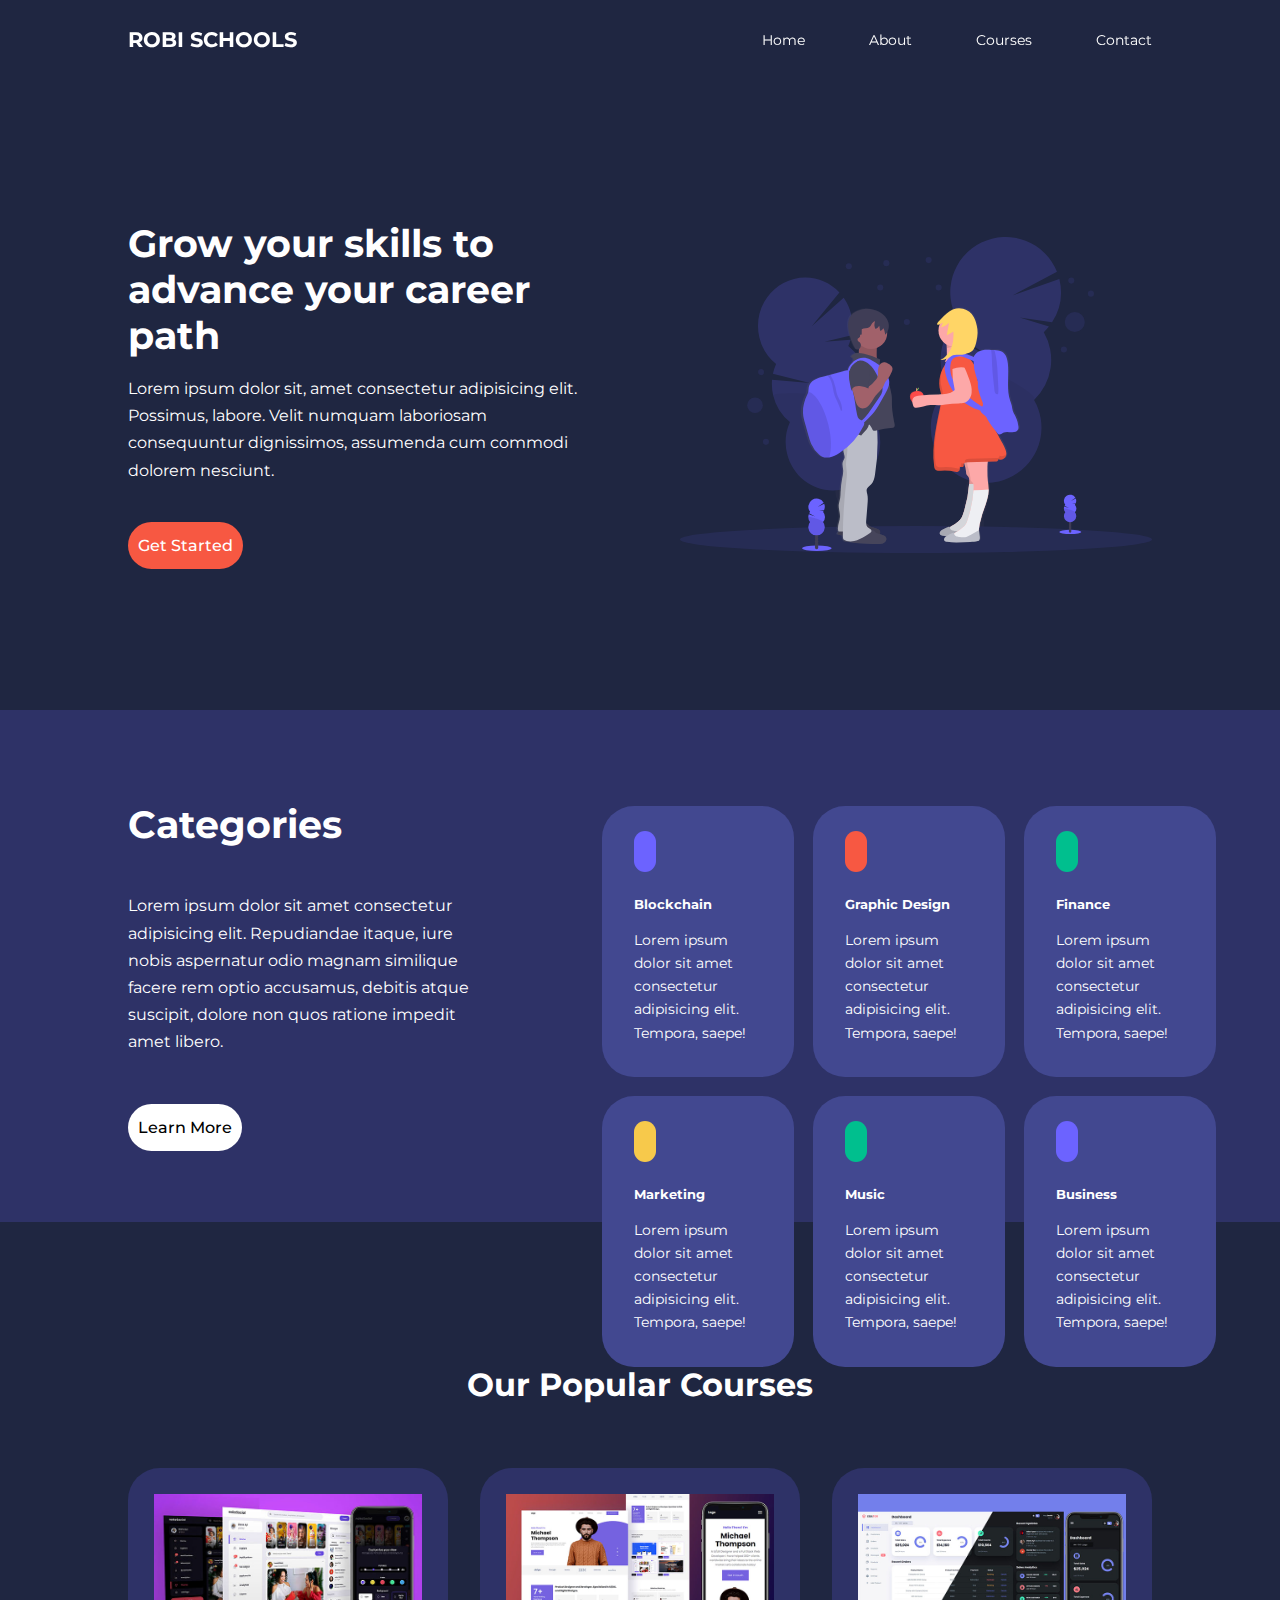
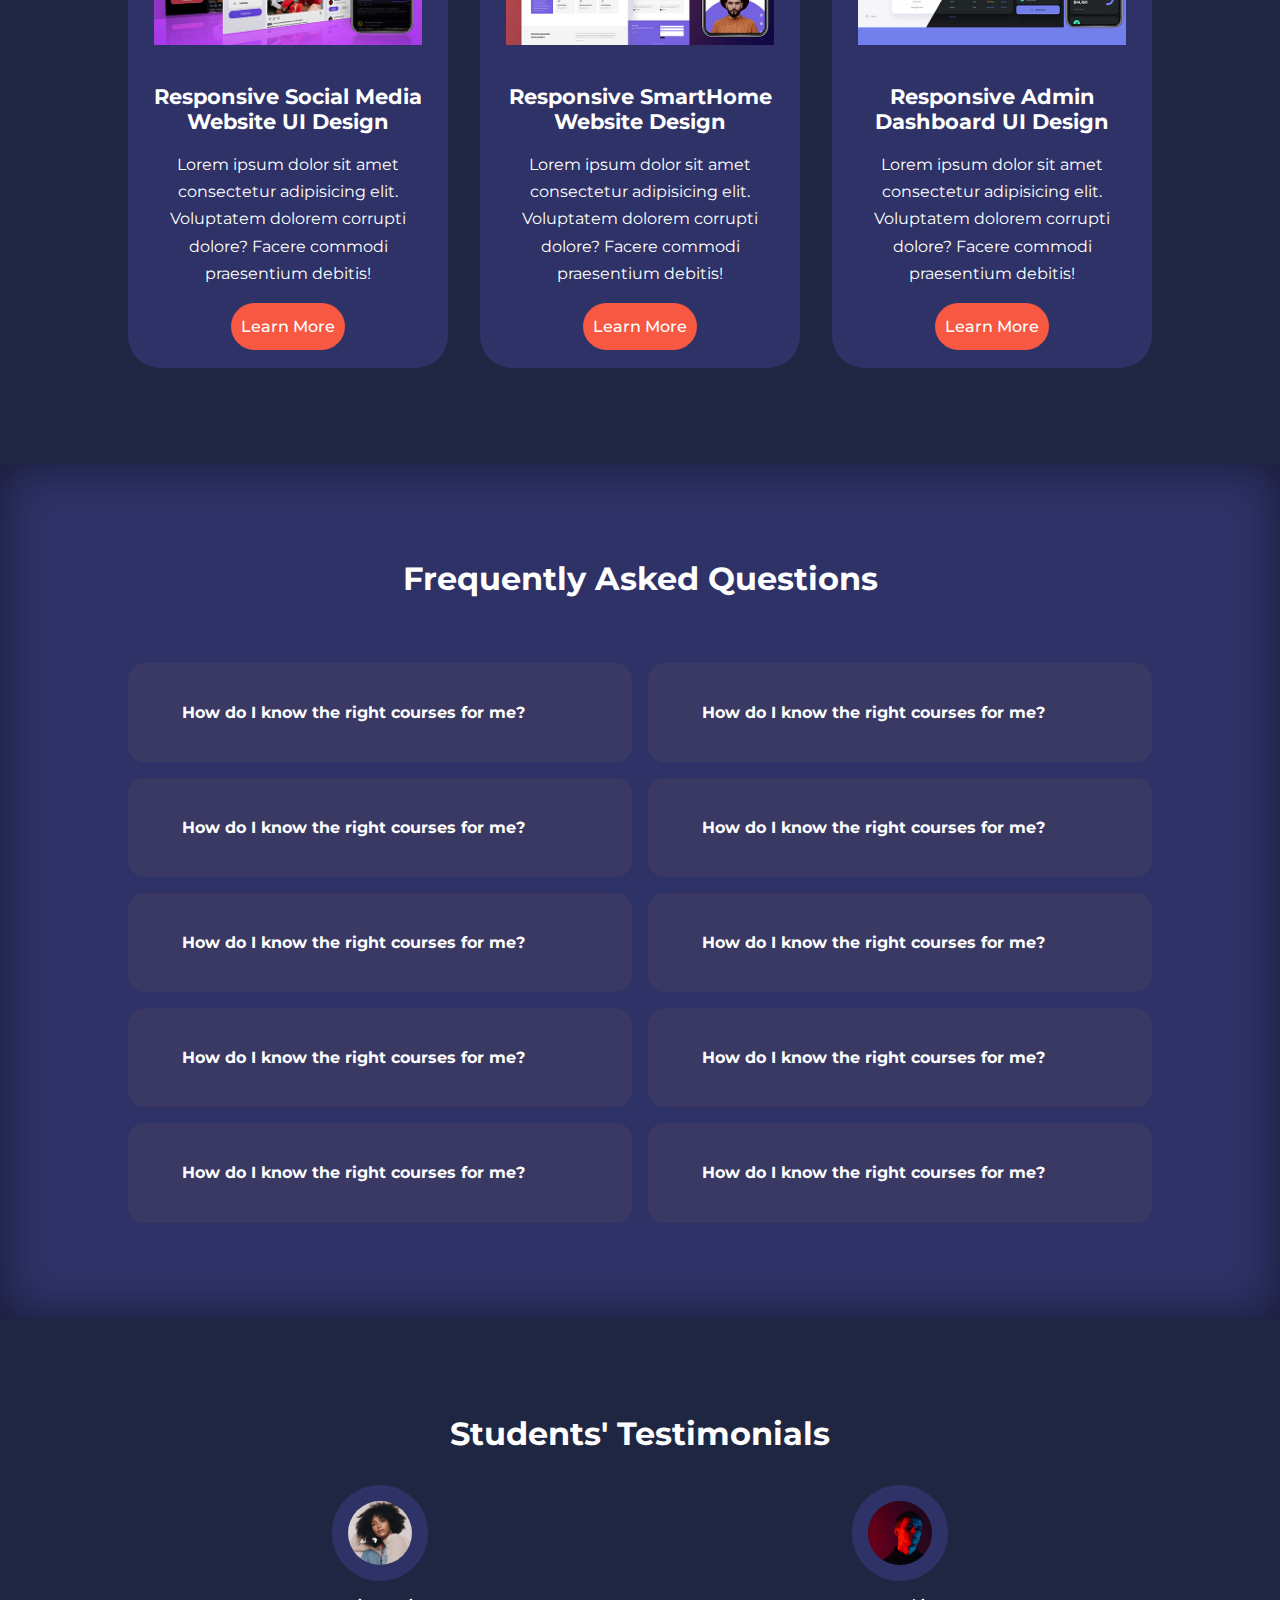
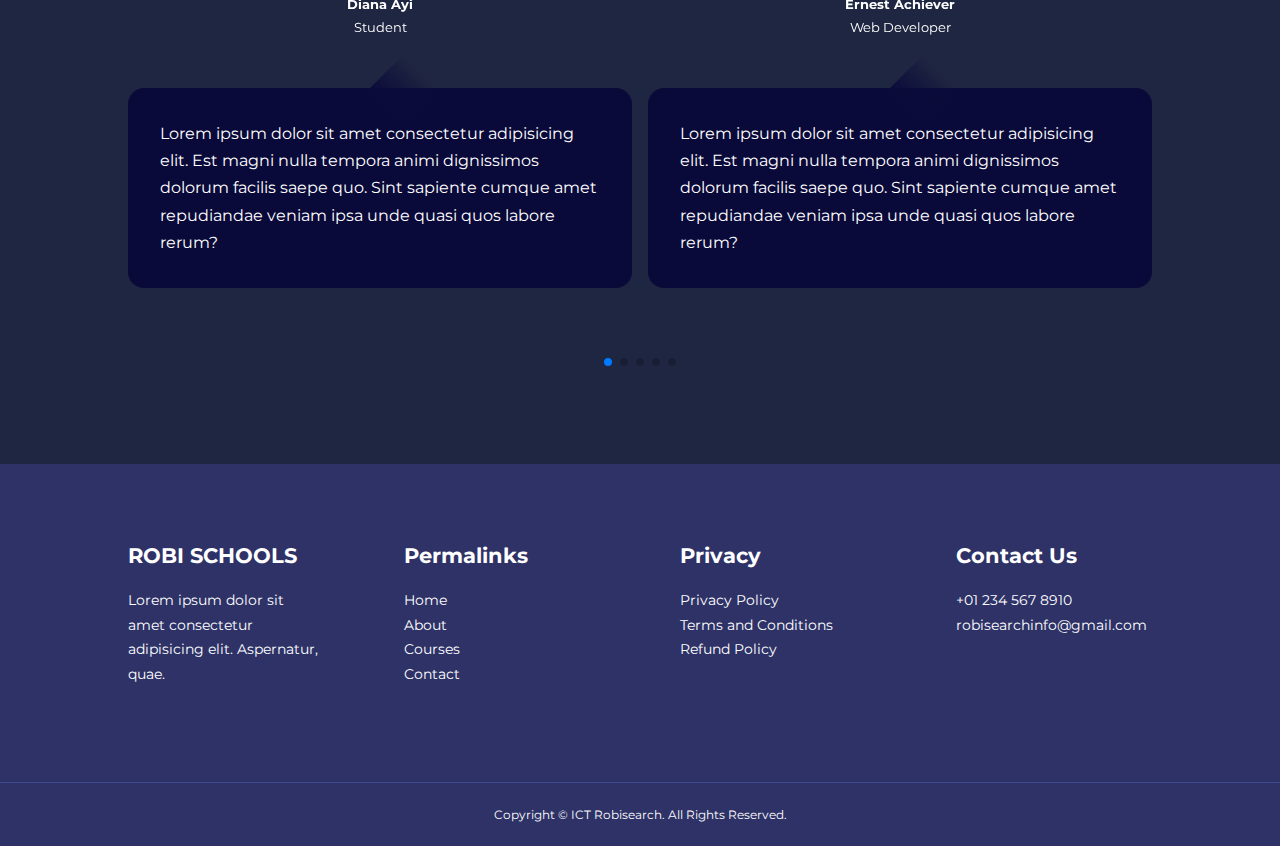
<file: index.html>
<!DOCTYPE html>
<html lang="en">
  <head>
    <meta charset="UTF-8" />
    <meta http-equiv="X-UA-Compatible" content="IE=edge" />
    <meta name="viewport" content="width=device-width, initial-scale=1.0" />
    <title>Robisearch Schools</title>

    <!-- ICONSCOUT CDN -->
    <link
      rel="stylesheet"
      href="https://unicons.iconscout.com/release/v4.0.0/css/line.css"
    />

    <!-- GOOGLE FONTS (MONTSERRAT) -->
    <link rel="preconnect" href="https://fonts.googleapis.com" />
    <link rel="preconnect" href="https://fonts.gstatic.com" crossorigin />
    <link
      href="https://fonts.googleapis.com/css2?family=Montserrat:wght@300;400;500;600;700;800;900&display=swap"
      rel="stylesheet"
    />

    <!-- SWIPER JS -->
    <link
      rel="stylesheet"
      href="https://cdn.jsdelivr.net/npm/swiper@8/swiper-bundle.min.css"
    />

    <link rel="stylesheet" href="./css/style.css" />

    <style>
      /*body{
            background-image: url("images/bg-texture.png");
        }*/
    </style>
  </head>
  <body>
    <nav>
      <div class="container nav__container">
        <a href="index.html"><h4>ROBI SCHOOLS</h4></a>
        <ul class="nav__menu">
          <li><a href="index.html">Home</a></li>
          <li><a href="about.html">About</a></li>
          <li><a href="courses.html">Courses</a></li>
          <li><a href="contact.html">Contact</a></li>
        </ul>
        <button id="open-menu-btn"><i class="uil uil-bars"></i></button>
        <button id="close-menu-btn"><i class="uil uil-multiply"></i></button>
      </div>
    </nav>

    <header>
      <div class="container header__container">
        <div class="header__left">
          <h1>Grow your skills to advance your career path</h1>
          <p>
            Lorem ipsum dolor sit, amet consectetur adipisicing elit. Possimus,
            labore. Velit numquam laboriosam consequuntur dignissimos, assumenda
            cum commodi dolorem nesciunt.
          </p>
          <a href="courses.html" class="btn btn-primary">Get Started</a>
        </div>

        <div class="header__right">
          <div class="header__right-image">
            <img src="images/header.svg" alt="header-image" />
          </div>
        </div>
      </div>
    </header>

    <section class="categories">
      <div class="container categories__container">
        <div class="categories__left">
          <h1>Categories</h1>
          <p>
            Lorem ipsum dolor sit amet consectetur adipisicing elit. Repudiandae
            itaque, iure nobis aspernatur odio magnam similique facere rem optio
            accusamus, debitis atque suscipit, dolore non quos ratione impedit
            amet libero.
          </p>
          <a href="#" class="btn">Learn More</a>
        </div>

        <div class="categories__right">
          <article class="category">
            <span class="category__icon"
              ><i class="uil uil-bitcoin-circle"></i
            ></span>
            <h5>Blockchain</h5>
            <p>
              Lorem ipsum dolor sit amet consectetur adipisicing elit. Tempora,
              saepe!
            </p>
          </article>
          <article class="category">
            <span class="category__icon"><i class="uil uil-palette"></i></span>
            <h5>Graphic Design</h5>
            <p>
              Lorem ipsum dolor sit amet consectetur adipisicing elit. Tempora,
              saepe!
            </p>
          </article>
          <article class="category">
            <span class="category__icon"
              ><i class="uil uil-usd-circle"></i
            ></span>
            <h5>Finance</h5>
            <p>
              Lorem ipsum dolor sit amet consectetur adipisicing elit. Tempora,
              saepe!
            </p>
          </article>
          <article class="category">
            <span class="category__icon"
              ><i class="uil uil-megaphone"></i
            ></span>
            <h5>Marketing</h5>
            <p>
              Lorem ipsum dolor sit amet consectetur adipisicing elit. Tempora,
              saepe!
            </p>
          </article>
          <article class="category">
            <span class="category__icon"><i class="uil uil-music"></i></span>
            <h5>Music</h5>
            <p>
              Lorem ipsum dolor sit amet consectetur adipisicing elit. Tempora,
              saepe!
            </p>
          </article>
          <article class="category">
            <span class="category__icon"
              ><i class="uil uil-puzzle-piece"></i
            ></span>
            <h5>Business</h5>
            <p>
              Lorem ipsum dolor sit amet consectetur adipisicing elit. Tempora,
              saepe!
            </p>
          </article>
        </div>
      </div>
    </section>

    <section class="courses">
      <h2>Our Popular Courses</h2>
      <div class="container courses__container">
        <article class="course">
          <div class="course__image">
            <img src="./images/course1.jpg" />
          </div>
          <div class="course__info">
            <h4>Responsive Social Media Website UI Design</h4>
            <p>
              Lorem ipsum dolor sit amet consectetur adipisicing elit.
              Voluptatem dolorem corrupti dolore? Facere commodi praesentium
              debitis!
            </p>
            <a href="courses.html" class="btn btn-primary">Learn More</a>
          </div>
        </article>
        <article class="course">
          <div class="course__image">
            <img src="./images/course2.jpg" />
          </div>
          <div class="course__info">
            <h4>Responsive SmartHome Website Design</h4>
            <p>
              Lorem ipsum dolor sit amet consectetur adipisicing elit.
              Voluptatem dolorem corrupti dolore? Facere commodi praesentium
              debitis!
            </p>
            <a href="courses.html" class="btn btn-primary">Learn More</a>
          </div>
        </article>
        <article class="course">
          <div class="course__image">
            <img src="./images/course3.jpg" />
          </div>
          <div class="course__info">
            <h4>Responsive Admin Dashboard UI Design</h4>
            <p>
              Lorem ipsum dolor sit amet consectetur adipisicing elit.
              Voluptatem dolorem corrupti dolore? Facere commodi praesentium
              debitis!
            </p>
            <a href="courses.html" class="btn btn-primary">Learn More</a>
          </div>
        </article>
      </div>
    </section>

    <section class="faqs">
      <h2>Frequently Asked Questions</h2>
      <div class="container faqs__container">
        <article class="faq">
          <div class="faq__icon"><i class="uil uil-plus"></i></div>
          <div class="question__answer">
            <h4>How do I know the right courses for me?</h4>
            <p>
              Lorem ipsum dolor sit amet consectetur adipisicing elit. Unde
              vitae recusandae natus quae autem sint sunt possimus tenetur, sed
              laborum. Fuga esse veritatis incidunt voluptatum deleniti expedita
              earum eos velit?
            </p>
          </div>
        </article>
        <article class="faq">
          <div class="faq__icon"><i class="uil uil-plus"></i></div>
          <div class="question__answer">
            <h4>How do I know the right courses for me?</h4>
            <p>
              Lorem ipsum dolor sit amet consectetur adipisicing elit. Unde
              vitae recusandae natus quae autem sint sunt possimus tenetur, sed
              laborum. Fuga esse veritatis incidunt voluptatum deleniti expedita
              earum eos velit?
            </p>
          </div>
        </article>
        <article class="faq">
          <div class="faq__icon"><i class="uil uil-plus"></i></div>
          <div class="question__answer">
            <h4>How do I know the right courses for me?</h4>
            <p>
              Lorem ipsum dolor sit amet consectetur adipisicing elit. Unde
              vitae recusandae natus quae autem sint sunt possimus tenetur, sed
              laborum. Fuga esse veritatis incidunt voluptatum deleniti expedita
              earum eos velit?
            </p>
          </div>
        </article>
        <article class="faq">
          <div class="faq__icon"><i class="uil uil-plus"></i></div>
          <div class="question__answer">
            <h4>How do I know the right courses for me?</h4>
            <p>
              Lorem ipsum dolor sit amet consectetur adipisicing elit. Unde
              vitae recusandae natus quae autem sint sunt possimus tenetur, sed
              laborum. Fuga esse veritatis incidunt voluptatum deleniti expedita
              earum eos velit?
            </p>
          </div>
        </article>
        <article class="faq">
          <div class="faq__icon"><i class="uil uil-plus"></i></div>
          <div class="question__answer">
            <h4>How do I know the right courses for me?</h4>
            <p>
              Lorem ipsum dolor sit amet consectetur adipisicing elit. Unde
              vitae recusandae natus quae autem sint sunt possimus tenetur, sed
              laborum. Fuga esse veritatis incidunt voluptatum deleniti expedita
              earum eos velit?
            </p>
          </div>
        </article>
        <article class="faq">
          <div class="faq__icon"><i class="uil uil-plus"></i></div>
          <div class="question__answer">
            <h4>How do I know the right courses for me?</h4>
            <p>
              Lorem ipsum dolor sit amet consectetur adipisicing elit. Unde
              vitae recusandae natus quae autem sint sunt possimus tenetur, sed
              laborum. Fuga esse veritatis incidunt voluptatum deleniti expedita
              earum eos velit?
            </p>
          </div>
        </article>
        <article class="faq">
          <div class="faq__icon"><i class="uil uil-plus"></i></div>
          <div class="question__answer">
            <h4>How do I know the right courses for me?</h4>
            <p>
              Lorem ipsum dolor sit amet consectetur adipisicing elit. Unde
              vitae recusandae natus quae autem sint sunt possimus tenetur, sed
              laborum. Fuga esse veritatis incidunt voluptatum deleniti expedita
              earum eos velit?
            </p>
          </div>
        </article>
        <article class="faq">
          <div class="faq__icon"><i class="uil uil-plus"></i></div>
          <div class="question__answer">
            <h4>How do I know the right courses for me?</h4>
            <p>
              Lorem ipsum dolor sit amet consectetur adipisicing elit. Unde
              vitae recusandae natus quae autem sint sunt possimus tenetur, sed
              laborum. Fuga esse veritatis incidunt voluptatum deleniti expedita
              earum eos velit?
            </p>
          </div>
        </article>
        <article class="faq">
          <div class="faq__icon"><i class="uil uil-plus"></i></div>
          <div class="question__answer">
            <h4>How do I know the right courses for me?</h4>
            <p>
              Lorem ipsum dolor sit amet consectetur adipisicing elit. Unde
              vitae recusandae natus quae autem sint sunt possimus tenetur, sed
              laborum. Fuga esse veritatis incidunt voluptatum deleniti expedita
              earum eos velit?
            </p>
          </div>
        </article>
        <article class="faq">
          <div class="faq__icon"><i class="uil uil-plus"></i></div>
          <div class="question__answer">
            <h4>How do I know the right courses for me?</h4>
            <p>
              Lorem ipsum dolor sit amet consectetur adipisicing elit. Unde
              vitae recusandae natus quae autem sint sunt possimus tenetur, sed
              laborum. Fuga esse veritatis incidunt voluptatum deleniti expedita
              earum eos velit?
            </p>
          </div>
        </article>
      </div>
    </section>

    <section class="container testimonials__container mySwiper">
      <h2>Students' Testimonials</h2>
      <div class="swiper-wrapper">
        <article class="testimonial swiper-slide">
          <div class="avatar">
            <img src="./images/avatar1.jpg" />
          </div>
          <div class="testimonial__info">
            <h5>Diana Ayi</h5>
            <small>Student</small>
          </div>
          <div class="testimonial__body">
            <p>
              Lorem ipsum dolor sit amet consectetur adipisicing elit. Est magni
              nulla tempora animi dignissimos dolorum facilis saepe quo. Sint
              sapiente cumque amet repudiandae veniam ipsa unde quasi quos
              labore rerum?
            </p>
          </div>
        </article>
        <article class="testimonial swiper-slide">
          <div class="avatar">
            <img src="./images/avatar2.jpg" />
          </div>
          <div class="testimonial__info">
            <h5>Ernest Achiever</h5>
            <small>Web Developer</small>
          </div>
          <div class="testimonial__body">
            <p>
              Lorem ipsum dolor sit amet consectetur adipisicing elit. Est magni
              nulla tempora animi dignissimos dolorum facilis saepe quo. Sint
              sapiente cumque amet repudiandae veniam ipsa unde quasi quos
              labore rerum?
            </p>
          </div>
        </article>
        <article class="testimonial swiper-slide">
          <div class="avatar">
            <img src="./images/avatar3.jpg" />
          </div>
          <div class="testimonial__info">
            <h5>Edem Quist</h5>
            <small>Student</small>
          </div>
          <div class="testimonial__body">
            <p>
              Lorem ipsum dolor sit amet consectetur adipisicing elit. Est magni
              nulla tempora animi dignissimos dolorum facilis saepe quo. Sint
              sapiente cumque amet repudiandae veniam ipsa unde quasi quos
              labore rerum?
            </p>
          </div>
        </article>
        <article class="testimonial swiper-slide">
          <div class="avatar">
            <img src="./images/avatar4.jpg" />
          </div>
          <div class="testimonial__info">
            <h5>Hajia Bintu</h5>
            <small>Student</small>
          </div>
          <div class="testimonial__body">
            <p>
              Lorem ipsum dolor sit amet consectetur adipisicing elit. Est magni
              nulla tempora animi dignissimos dolorum facilis saepe quo. Sint
              sapiente cumque amet repudiandae veniam ipsa unde quasi quos
              labore rerum?
            </p>
          </div>
        </article>
        <article class="testimonial swiper-slide">
          <div class="avatar">
            <img src="./images/avatar5.jpg" />
          </div>
          <div class="testimonial__info">
            <h5>Jane Doe</h5>
            <small>Student</small>
          </div>
          <div class="testimonial__body">
            <p>
              Lorem ipsum dolor sit amet consectetur adipisicing elit. Est magni
              nulla tempora animi dignissimos dolorum facilis saepe quo. Sint
              sapiente cumque amet repudiandae veniam ipsa unde quasi quos
              labore rerum?
            </p>
          </div>
        </article>
      </div>
      <div class="swiper-pagination"></div>
    </section>

    <footer class="footer">
      <div class="container footer__container">
        <div class="footer__1">
          <a href="index.html" class="footer__logo"><h4>ROBI SCHOOLS</h4></a>
          <p>
            Lorem ipsum dolor sit amet consectetur adipisicing elit. Aspernatur,
            quae.
          </p>
        </div>
        <div class="footer__2">
          <h4>Permalinks</h4>
          <ul class="permalinks">
            <li><a href="index.html">Home</a></li>
            <li><a href="about.html">About</a></li>
            <li><a href="courses.html">Courses</a></li>
            <li><a href="contact.html">Contact</a></li>
          </ul>
        </div>
        <div class="footer__3">
          <h4>Privacy</h4>
          <ul class="privacy">
            <li><a href="#">Privacy Policy</a></li>
            <li><a href="#">Terms and Conditions</a></li>
            <li><a href="#">Refund Policy</a></li>
          </ul>
        </div>
        <div class="footer__4">
          <h4>Contact Us</h4>
          <div>
            <p>+01 234 567 8910</p>
            <p>robisearchinfo@gmail.com</p>
          </div>
          <ul class="footer__socials">
            <li>
              <a href="#"><i class="uil uil-facebook-f"></i></a>
            </li>
            <li>
              <a href="#"><i class="uil uil-instagram-alt"></i></a>
            </li>
            <li>
              <a href="#"><i class="uil uil-twitter"></i></a>
            </li>
            <li>
              <a href="#"><i class="uil uil-linkedin-alt"></i></a>
            </li>
          </ul>
        </div>
      </div>
      <div class="footer__copyright">
        <small>Copyright &copy; ICT Robisearch. All Rights Reserved.</small>
      </div>
    </footer>

    <!-- Swiper JS -->
    <script src="https://cdn.jsdelivr.net/npm/swiper@8/swiper-bundle.min.js"></script>
    <script src="./main.js"></script>

    <script>
      // Intialize Swiper
      var swiper = new Swiper(".mySwiper", {
        /*slidesPerView: 1,
        spaceBetween: 30,
        pagination: {
          el: ".swiper-pagination",
          clickable: true,
        },
        // when window width is >= 600px
        breakpoints: {
            600: {
                slidesPerView: 2
            }
        }*/
        loop: true,
        slidesPerView: 2,
        spaceBetween: 16,
        autoplay: {
          delay: 2500,
          disableOnInteraction: true,
        },
        pagination: {
          el: ".swiper-pagination",
          clickable: true,
        },
        // when window width is >= 600px
        breakpoints: {
            600: {
                slidesPerView: 2
            }
        },
      });
    </script>
  </body>
</html>
</file>
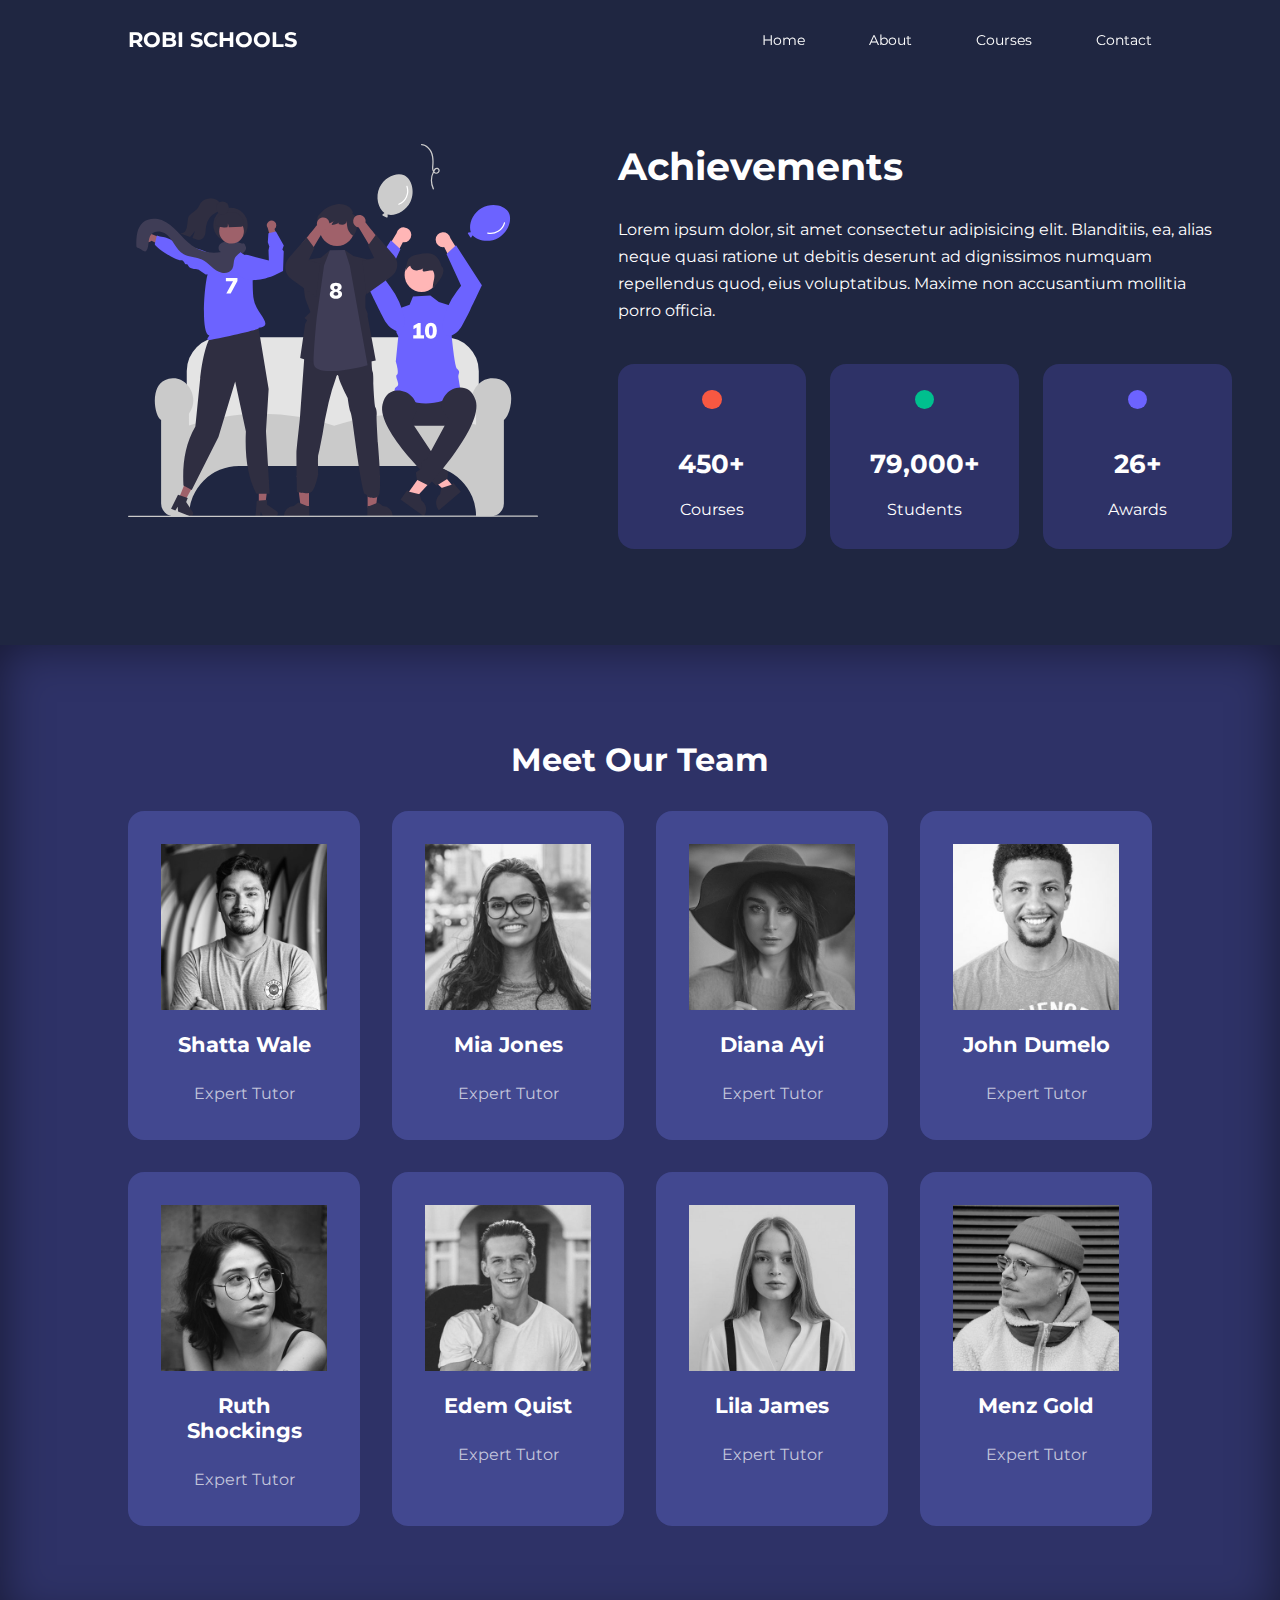
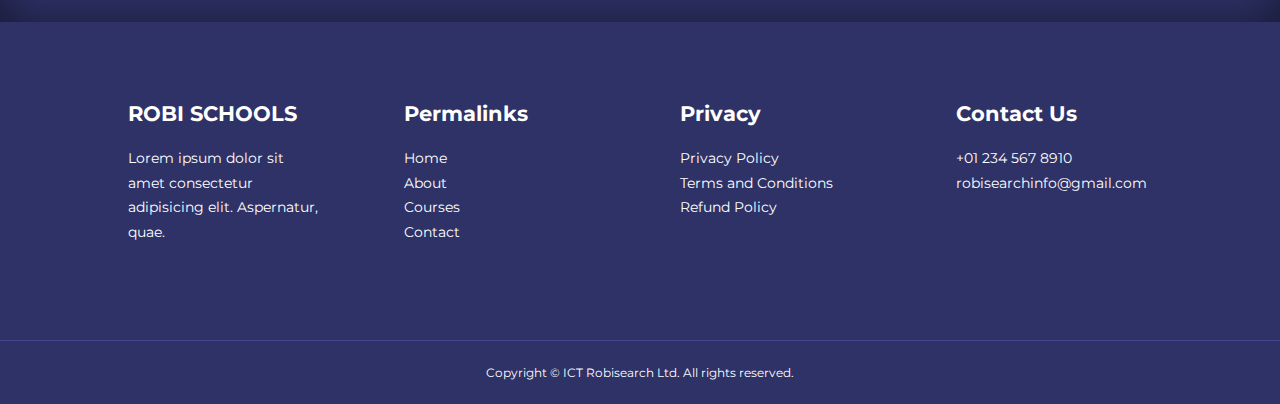
<file: about.html>
<!DOCTYPE html>
<html lang="en">
<head>
    <meta charset="UTF-8">
    <meta http-equiv="X-UA-Compatible" content="IE=edge">
    <meta name="viewport" content="width=device-width, initial-scale=1.0">
    <title>Robisearch Schools</title>

    <!-- ICONSCOUT CDN -->
    <link rel="stylesheet" href="https://unicons.iconscout.com/release/v4.0.0/css/line.css">

    <!-- GOOGLE FONTS (MONTSERRAT) -->
    <link rel="preconnect" href="https://fonts.googleapis.com">
    <link rel="preconnect" href="https://fonts.gstatic.com" crossorigin>
    <link href="https://fonts.googleapis.com/css2?family=Montserrat:wght@300;400;500;600;700;800;900&display=swap" rel="stylesheet">

    <link rel="stylesheet" href="./css/style.css">
    <link rel="stylesheet" href="./css/about.css">

</head>
<body>

    <nav>
        <div class="container nav__container">
            <a href="index.html"><h4>ROBI SCHOOLS</h4></a>
            <ul class="nav__menu">
                <li><a href="index.html">Home</a></li>
                <li><a href="about.html">About</a></li>
                <li><a href="courses.html">Courses</a></li>
                <li><a href="contact.html">Contact</a></li>
            </ul>
            <button id="open-menu-btn"><i class="uil uil-bars"></i></button>
            <button id="close-menu-btn"><i class="uil uil-multiply"></i></button>
        </div>
    </nav>

    <section class="about__achievements">
        <div class="container about__achievements-container">
            <div class="about__achievements-left">
                <img src="./images/about achievements.svg">
            </div>
            <div class="about__achievements-right">
                <h1>Achievements</h1>
                <p>Lorem ipsum dolor, sit amet consectetur adipisicing elit. Blanditiis, ea, alias neque quasi ratione ut debitis deserunt ad dignissimos numquam repellendus quod, eius voluptatibus. Maxime non accusantium mollitia porro officia.</p>
                <div class="achievements__cards">
                    <article class="achievements__card">
                        <span class="achievements__icon">
                            <i class="uil uil-video"></i>
                        </span>
                        <h3>450+</h3>
                        <p>Courses</p>
                    </article>
                    <article class="achievements__card">
                        <span class="achievements__icon">
                            <i class="uil uil-users-alt"></i>
                        </span>
                        <h3>79,000+</h3>
                        <p>Students</p>
                    </article>
                    <article class="achievements__card">
                        <span class="achievements__icon">
                            <i class="uil uil-trophy"></i>
                        </span>
                        <h3>26+</h3>
                        <p>Awards</p>
                    </article>
                </div>
            </div>
        </div>
    </section>

    <section class="team">
        <h2>Meet Our Team</h2>
        <div class="container team__container">
            <article class="team__member">
                <div class="team__member-image">
                    <img src="./images/tm1.jpg">
                </div>
                <div class="team__member-info">
                    <h4>Shatta Wale</h4>
                    <p>Expert Tutor</p>
                </div>
                <div class="team__member-socials">
                    <a href="https://instagram.com" target="_blank"><i class="uil uil-instagram"></i></a>
                    <a href="https://twitter.com" target="_blank"><i class="uil uil-twitter-alt"></i></a>
                    <a href="https://linkedin.com" target="_blank"><i class="uil uil-linkedin-alt"></i></a>
                </div>
            </article>
            <article class="team__member">
                <div class="team__member-image">
                    <img src="./images/tm2.jpg">
                </div>
                <div class="team__member-info">
                    <h4>Mia Jones</h4>
                    <p>Expert Tutor</p>
                </div>
                <div class="team__member-socials">
                    <a href="https://instagram.com" target="_blank"><i class="uil uil-instagram"></i></a>
                    <a href="https://twitter.com" target="_blank"><i class="uil uil-twitter-alt"></i></a>
                    <a href="https://linkedin.com" target="_blank"><i class="uil uil-linkedin-alt"></i></a>
                </div>
            </article>
            <article class="team__member">
                <div class="team__member-image">
                    <img src="./images/tm3.jpg">
                </div>
                <div class="team__member-info">
                    <h4>Diana Ayi</h4>
                    <p>Expert Tutor</p>
                </div>
                <div class="team__member-socials">
                    <a href="https://instagram.com" target="_blank"><i class="uil uil-instagram"></i></a>
                    <a href="https://twitter.com" target="_blank"><i class="uil uil-twitter-alt"></i></a>
                    <a href="https://linkedin.com" target="_blank"><i class="uil uil-linkedin-alt"></i></a>
                </div>
            </article>
            <article class="team__member">
                <div class="team__member-image">
                    <img src="./images/tm4.jpg">
                </div>
                <div class="team__member-info">
                    <h4>John Dumelo</h4>
                    <p>Expert Tutor</p>
                </div>
                <div class="team__member-socials">
                    <a href="https://instagram.com" target="_blank"><i class="uil uil-instagram"></i></a>
                    <a href="https://twitter.com" target="_blank"><i class="uil uil-twitter-alt"></i></a>
                    <a href="https://linkedin.com" target="_blank"><i class="uil uil-linkedin-alt"></i></a>
                </div>
            </article>
            <article class="team__member">
                <div class="team__member-image">
                    <img src="./images/tm5.jpg">
                </div>
                <div class="team__member-info">
                    <h4>Ruth Shockings</h4>
                    <p>Expert Tutor</p>
                </div>
                <div class="team__member-socials">
                    <a href="https://instagram.com" target="_blank"><i class="uil uil-instagram"></i></a>
                    <a href="https://twitter.com" target="_blank"><i class="uil uil-twitter-alt"></i></a>
                    <a href="https://linkedin.com" target="_blank"><i class="uil uil-linkedin-alt"></i></a>
                </div>
            </article>
            <article class="team__member">
                <div class="team__member-image">
                    <img src="./images/tm6.jpg">
                </div>
                <div class="team__member-info">
                    <h4>Edem Quist</h4>
                    <p>Expert Tutor</p>
                </div>
                <div class="team__member-socials">
                    <a href="https://instagram.com" target="_blank"><i class="uil uil-instagram"></i></a>
                    <a href="https://twitter.com" target="_blank"><i class="uil uil-twitter-alt"></i></a>
                    <a href="https://linkedin.com" target="_blank"><i class="uil uil-linkedin-alt"></i></a>
                </div>
            </article>
            <article class="team__member">
                <div class="team__member-image">
                    <img src="./images/tm7.jpg">
                </div>
                <div class="team__member-info">
                    <h4>Lila James</h4>
                    <p>Expert Tutor</p>
                </div>
                <div class="team__member-socials">
                    <a href="https://instagram.com" target="_blank"><i class="uil uil-instagram"></i></a>
                    <a href="https://twitter.com" target="_blank"><i class="uil uil-twitter-alt"></i></a>
                    <a href="https://linkedin.com" target="_blank"><i class="uil uil-linkedin-alt"></i></a>
                </div>
            </article>
            <article class="team__member">
                <div class="team__member-image">
                    <img src="./images/tm8.jpg">
                </div>
                <div class="team__member-info">
                    <h4>Menz Gold</h4>
                    <p>Expert Tutor</p>
                </div>
                <div class="team__member-socials">
                    <a href="https://instagram.com" target="_blank"><i class="uil uil-instagram"></i></a>
                    <a href="https://twitter.com" target="_blank"><i class="uil uil-twitter-alt"></i></a>
                    <a href="https://linkedin.com" target="_blank"><i class="uil uil-linkedin-alt"></i></a>
                </div>
            </article>
        </div>
    </section>

    <footer class="footer">
        <div class="container footer__container">
            <div class="footer__1">
                <a href="index.html" class="footer__logo"><h4>ROBI SCHOOLS</h4></a>
                <p>Lorem ipsum dolor sit amet consectetur adipisicing elit. Aspernatur, quae.</p>
            </div>
            <div class="footer__2">
                <h4>Permalinks</h4>
                <ul class="permalinks">
                    <li><a href="index.html">Home</a></li>
                    <li><a href="about.html">About</a></li>
                    <li><a href="courses.html">Courses</a></li>
                    <li><a href="contact.html">Contact</a></li>
                </ul>
            </div>
            <div class="footer__3">
                <h4>Privacy</h4>
                <ul class="privacy">
                    <li><a href="#">Privacy Policy</a></li>
                    <li><a href="#">Terms and Conditions</a></li>
                    <li><a href="#">Refund Policy</a></li>
                </ul>
            </div>
            <div class="footer__4">
                <h4>Contact Us</h4>
                <div>
                    <p>+01 234 567 8910</p>
                    <p>robisearchinfo@gmail.com</p>
                </div>
                <ul class="footer__socials">
                    <li><a href="#"><i class="uil uil-facebook-f"></i></a></li>
                    <li><a href="#"><i class="uil uil-instagram-alt"></i></a></li>
                    <li><a href="#"><i class="uil uil-twitter"></i></a></li>
                    <li><a href="#"><i class="uil uil-linkedin-alt"></i></a></li>
                </ul>
            </div>
        </div>
        <div class="footer__copyright">
            <small>Copyright &copy; ICT Robisearch Ltd. All rights reserved.</small>
        </div>
    </footer>

    <script src="./main.js"></script>

</body>
</html>
</file>
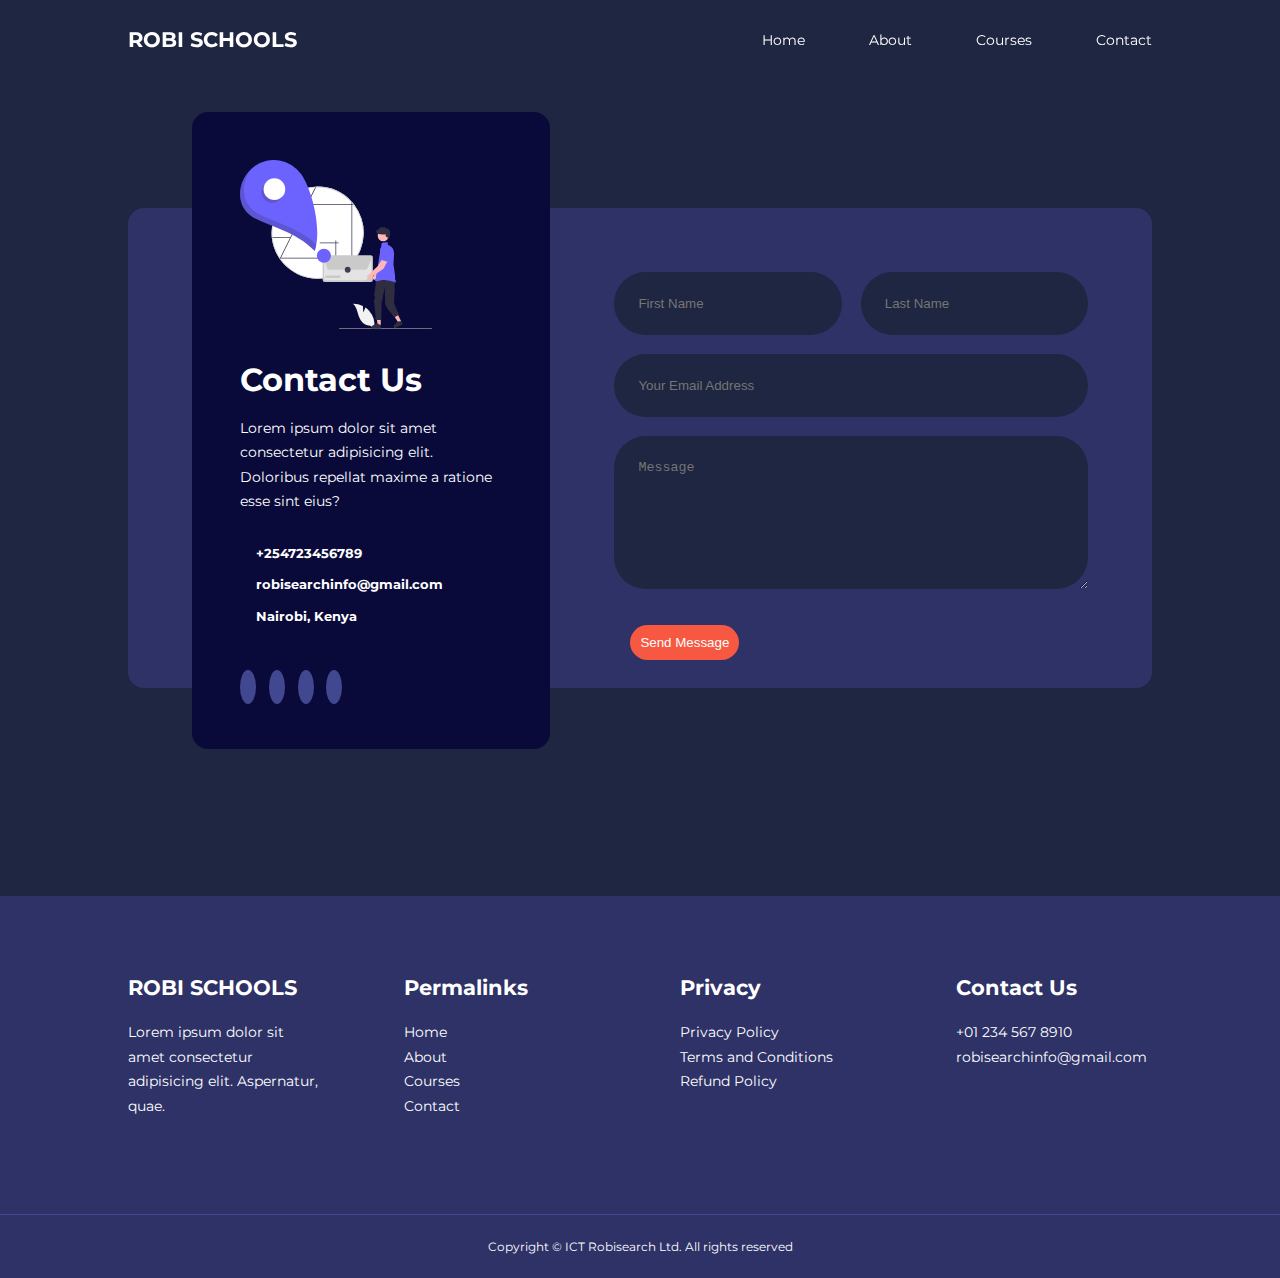
<file: contact.html>
<!DOCTYPE html>
<html lang="en">
<head>
    <meta charset="UTF-8">
    <meta http-equiv="X-UA-Compatible" content="IE=edge">
    <meta name="viewport" content="width=device-width, initial-scale=1.0">
    <title>Robisearch Schools</title>

    <!-- ICONSCOUT CDN -->
    <link rel="stylesheet" href="https://unicons.iconscout.com/release/v4.0.0/css/line.css">

    <!-- GOOGLE FONTS (MONTSERRAT) -->
    <link rel="preconnect" href="https://fonts.googleapis.com">
    <link rel="preconnect" href="https://fonts.gstatic.com" crossorigin>
    <link href="https://fonts.googleapis.com/css2?family=Montserrat:wght@300;400;500;600;700;800;900&display=swap" rel="stylesheet">

    <link rel="stylesheet" href="./css/style.css">
    <link rel="stylesheet" href="./css/contact.css">
</head>
<body>

    <nav>
        <div class="container nav__container">
            <a href="index.html"><h4>ROBI SCHOOLS</h4></a>
            <ul class="nav__menu">
                <li><a href="index.html">Home</a></li>
                <li><a href="about.html">About</a></li>
                <li><a href="courses.html">Courses</a></li>
                <li><a href="contact.html">Contact</a></li>
            </ul>
            <button id="open-menu-btn"><i class="uil uil-bars"></i></button>
            <button id="close-menu-btn"><i class="uil uil-multiply"></i></button>
        </div>
    </nav>

    <section class="contact">
        <div class="container contact__container">
            <aside class="contact__aside">
                <div class="aside__image">
                    <img src="./images/contact.svg">
                </div>
                <h2>Contact Us</h2>
                <p>Lorem ipsum dolor sit amet consectetur adipisicing elit. Doloribus repellat maxime a ratione esse sint eius?</p>
                <ul class="contact__details">
                    <li>
                        <i class="uil uil-phone-times"></i>
                        <h5>+254723456789</h5>
                    </li>
                    <li>
                        <i class="uil uil-envelope"></i>
                        <h5>robisearchinfo@gmail.com</h5>
                    </li>
                    <li>
                        <i class="uil uil-location-point"></i>
                        <h5>Nairobi, Kenya</h5>
                    </li>
                </ul>
                <ul class="contact__socials">
                    <li><a href="https://facebook.com"><i class="uil uil-facebook-f"></i></a></li>
                    <li><a href="https://instagram.com"><i class="uil uil-instagram"></i></a></li>
                    <li><a href="https://twitter.com"><i class="uil uil-twitter"></i></a></li>
                    <li><a href="https://linkedin.com"><i class="uil uil-linkedin-alt"></i></a></li>
                </ul>
            </aside>

            <form action="https://formspree.io/f/xwkzakoo" method="POST" class="contact__form">
                <div class="form__name">
                    <input type="text" name="First Name" placeholder="First Name" required>
                    <input type="text" name="Last Name" placeholder="Last Name" required>
                </div>
                <input type="email" name="Email Address" placeholder="Your Email Address" required>
                <textarea name="Message" rows="7" placeholder="Message" required></textarea>
                <button type="submit" class="btn btn-primary">Send Message</button>
            </form>

        </div>
    </section>

    <footer class="footer">
    <div class="container footer__container">
        <div class="footer__1">
            <a href="index.html" class="footer__logo"><h4>ROBI SCHOOLS</h4></a>
            <p>Lorem ipsum dolor sit amet consectetur adipisicing elit. Aspernatur, quae.</p>
        </div>
        <div class="footer__2">
            <h4>Permalinks</h4>
            <ul class="permalinks">
                <li><a href="index.html">Home</a></li>
                <li><a href="about.html">About</a></li>
                <li><a href="courses.html">Courses</a></li>
                <li><a href="contact.html">Contact</a></li>
            </ul>
        </div>
        <div class="footer__3">
            <h4>Privacy</h4>
            <ul class="privacy">
                <li><a href="#">Privacy Policy</a></li>
                <li><a href="#">Terms and Conditions</a></li>
                <li><a href="#">Refund Policy</a></li>
            </ul>
        </div>
        <div class="footer__4">
            <h4>Contact Us</h4>
            <div>
                <p>+01 234 567 8910</p>
                <p>robisearchinfo@gmail.com</p>
            </div>
            <ul class="footer__socials">
                <li><a href="#"><i class="uil uil-facebook-f"></i></a></li>
                <li><a href="#"><i class="uil uil-instagram-alt"></i></a></li>
                <li><a href="#"><i class="uil uil-twitter"></i></a></li>
                <li><a href="#"><i class="uil uil-linkedin-alt"></i></a></li>
            </ul>
        </div>
    </div>
    <div class="footer__copyright">
        <small>Copyright &copy; ICT Robisearch Ltd. All rights reserved</small>
    </div>
    </footer>

    <script src="./main.js"></script>

</body>
</html>
</file>
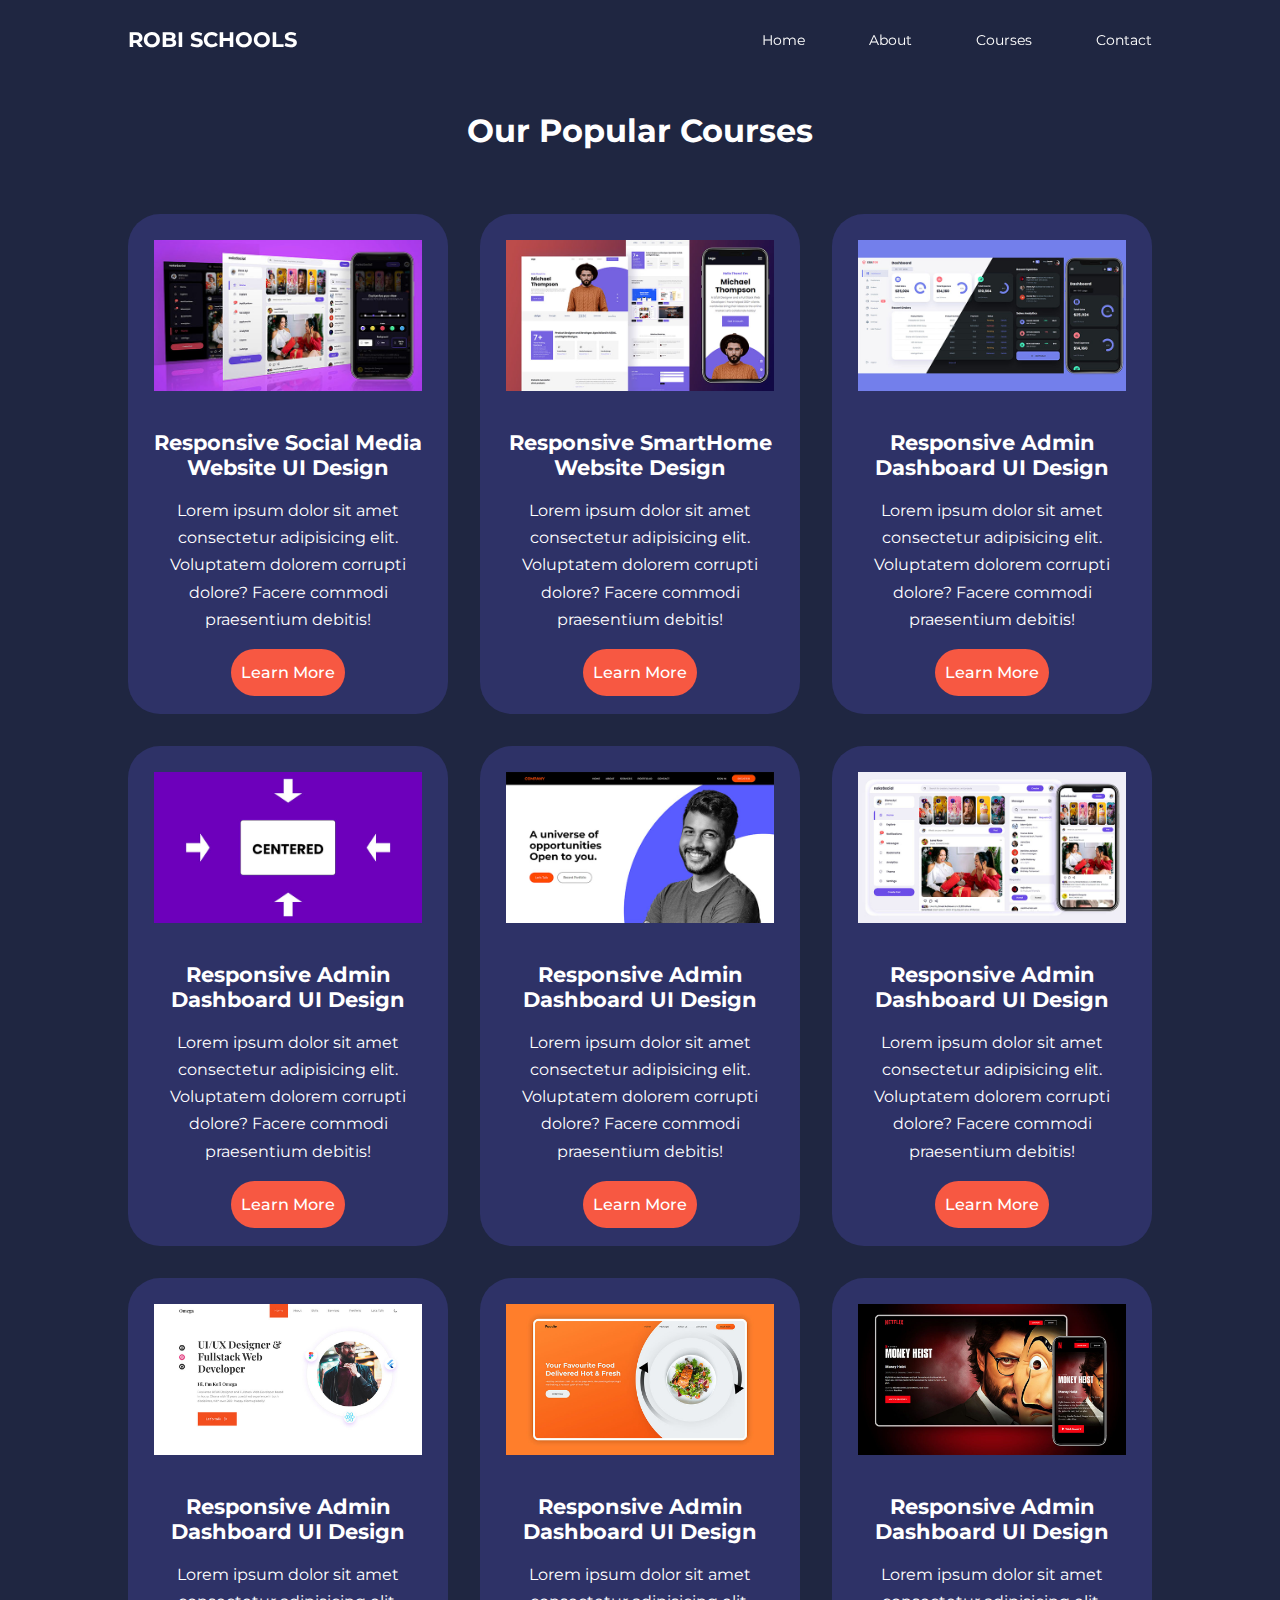
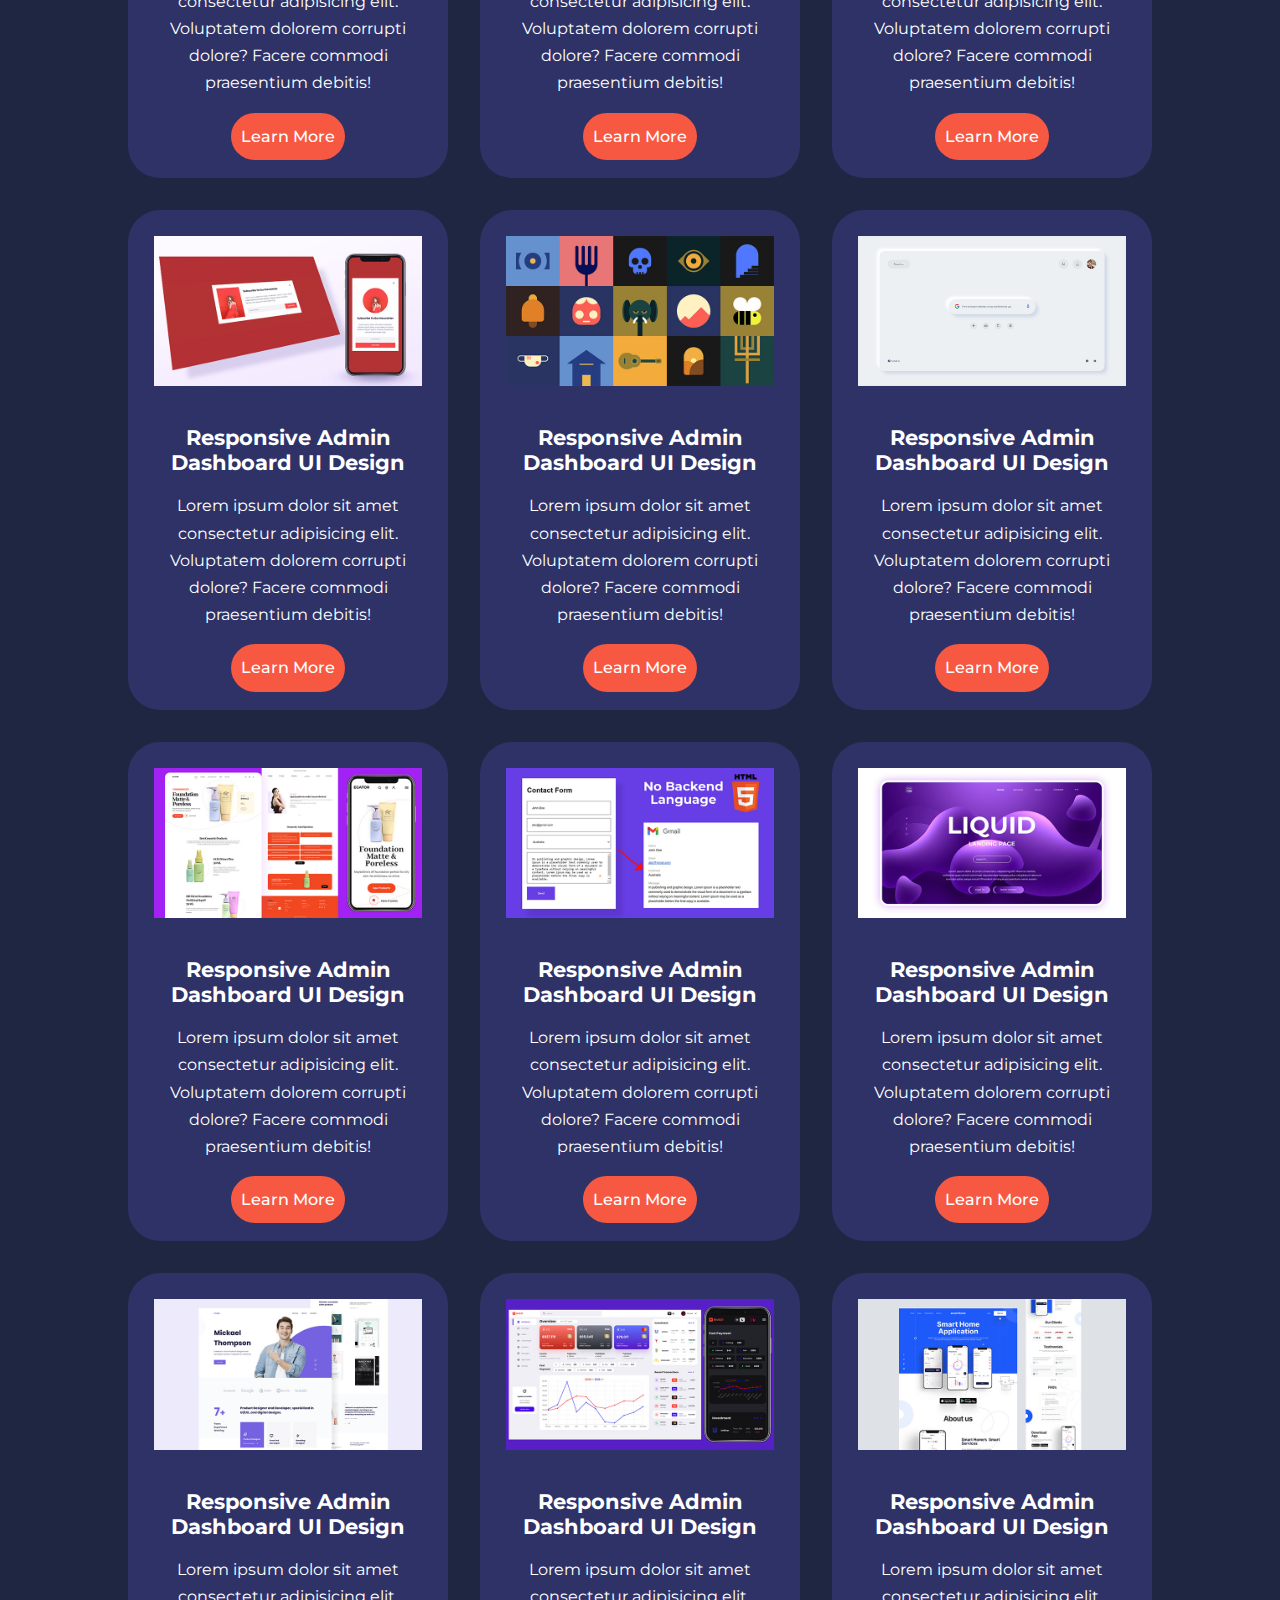
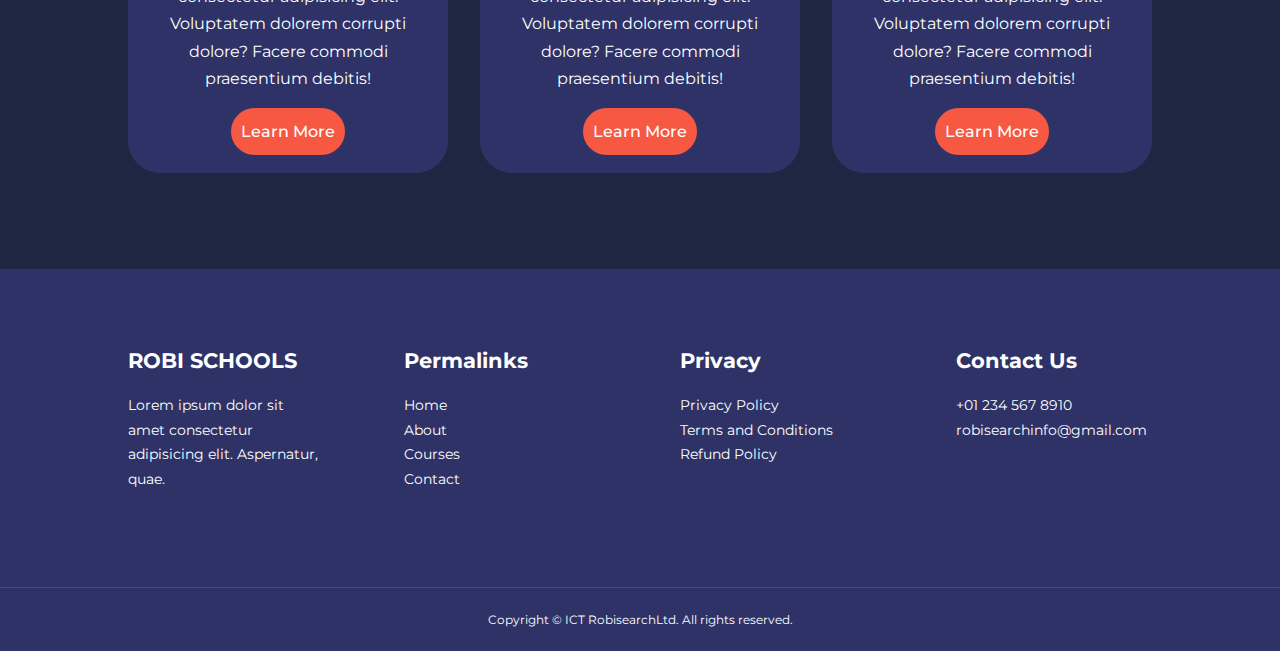
<file: courses.html>
<!DOCTYPE html>
<html lang="en">
<head>
    <meta charset="UTF-8">
    <meta http-equiv="X-UA-Compatible" content="IE=edge">
    <meta name="viewport" content="width=device-width, initial-scale=1.0">
    <title>Robisearch Schools</title>

    <!-- ICONSCOUT CDN -->
    <link rel="stylesheet" href="https://unicons.iconscout.com/release/v4.0.0/css/line.css">

    <!-- GOOGLE FONTS (MONTSERRAT) -->
    <link rel="preconnect" href="https://fonts.googleapis.com">
    <link rel="preconnect" href="https://fonts.gstatic.com" crossorigin>
    <link href="https://fonts.googleapis.com/css2?family=Montserrat:wght@300;400;500;600;700;800;900&display=swap" rel="stylesheet">

    <link rel="stylesheet" href="./css/style.css">
    <style>
        /*body{
            background-image: url("images/bg-texture.png");
        }*/

        .courses{
            margin-top: 1rem;
        }
    </style>
</head>
<body>

    <nav>
        <div class="container nav__container">
            <a href="index.html"><h4>ROBI SCHOOLS</h4></a>
            <ul class="nav__menu">
                <li><a href="index.html">Home</a></li>
                <li><a href="about.html">About</a></li>
                <li><a href="courses.html">Courses</a></li>
                <li><a href="contact.html">Contact</a></li>
            </ul>
            <button id="open-menu-btn"><i class="uil uil-bars"></i></button>
            <button id="close-menu-btn"><i class="uil uil-multiply"></i></button>
        </div>
    </nav>

    <section class="courses">
        <h2>Our Popular Courses</h2>
        <div class="container courses__container">
            <article class="course">
                <div class="course__image">
                    <img src="./images/course1.jpg">
                </div>
                <div class="course__info">
                <h4>Responsive Social Media Website UI Design</h4>
                <p>Lorem ipsum dolor sit amet consectetur adipisicing elit. Voluptatem dolorem corrupti dolore? Facere commodi praesentium debitis!</p>
                <a href="courses.html" class="btn btn-primary">Learn More</a>
            </div>
            </article>
            <article class="course">
                <div class="course__image">
                    <img src="./images/course2.jpg">
                </div>
                <div class="course__info">
                    <h4>Responsive SmartHome Website Design</h4>
                <p>Lorem ipsum dolor sit amet consectetur adipisicing elit. Voluptatem dolorem corrupti dolore? Facere commodi praesentium debitis!</p>
                <a href="courses.html" class="btn btn-primary">Learn More</a>
                </div>
            </article>
            <article class="course">
                <div class="course__image">
                    <img src="./images/course3.jpg">
                </div>
                <div class="course__info">
                    <h4>Responsive Admin Dashboard UI Design</h4>
                <p>Lorem ipsum dolor sit amet consectetur adipisicing elit. Voluptatem dolorem corrupti dolore? Facere commodi praesentium debitis!</p>
                <a href="courses.html" class="btn btn-primary">Learn More</a>
                </div>
            </article>
            <article class="course">
                <div class="course__image">
                    <img src="./images/course4.jpg">
                </div>
                <div class="course__info">
                    <h4>Responsive Admin Dashboard UI Design</h4>
                <p>Lorem ipsum dolor sit amet consectetur adipisicing elit. Voluptatem dolorem corrupti dolore? Facere commodi praesentium debitis!</p>
                <a href="courses.html" class="btn btn-primary">Learn More</a>
                </div>
            </article>
            <article class="course">
                <div class="course__image">
                    <img src="./images/course5.jpg">
                </div>
                <div class="course__info">
                    <h4>Responsive Admin Dashboard UI Design</h4>
                <p>Lorem ipsum dolor sit amet consectetur adipisicing elit. Voluptatem dolorem corrupti dolore? Facere commodi praesentium debitis!</p>
                <a href="courses.html" class="btn btn-primary">Learn More</a>
                </div>
            </article>
            <article class="course">
                <div class="course__image">
                    <img src="./images/course6.jpg">
                </div>
                <div class="course__info">
                    <h4>Responsive Admin Dashboard UI Design</h4>
                <p>Lorem ipsum dolor sit amet consectetur adipisicing elit. Voluptatem dolorem corrupti dolore? Facere commodi praesentium debitis!</p>
                <a href="courses.html" class="btn btn-primary">Learn More</a>
                </div>
            </article>
            <article class="course">
                <div class="course__image">
                    <img src="./images/course7.jpg">
                </div>
                <div class="course__info">
                    <h4>Responsive Admin Dashboard UI Design</h4>
                <p>Lorem ipsum dolor sit amet consectetur adipisicing elit. Voluptatem dolorem corrupti dolore? Facere commodi praesentium debitis!</p>
                <a href="courses.html" class="btn btn-primary">Learn More</a>
                </div>
            </article>
            <article class="course">
                <div class="course__image">
                    <img src="./images/course8.jpg">
                </div>
                <div class="course__info">
                    <h4>Responsive Admin Dashboard UI Design</h4>
                <p>Lorem ipsum dolor sit amet consectetur adipisicing elit. Voluptatem dolorem corrupti dolore? Facere commodi praesentium debitis!</p>
                <a href="courses.html" class="btn btn-primary">Learn More</a>
                </div>
            </article>
            <article class="course">
                <div class="course__image">
                    <img src="./images/course9.jpg">
                </div>
                <div class="course__info">
                    <h4>Responsive Admin Dashboard UI Design</h4>
                <p>Lorem ipsum dolor sit amet consectetur adipisicing elit. Voluptatem dolorem corrupti dolore? Facere commodi praesentium debitis!</p>
                <a href="courses.html" class="btn btn-primary">Learn More</a>
                </div>
            </article>
            <article class="course">
                <div class="course__image">
                    <img src="./images/course10.jpg">
                </div>
                <div class="course__info">
                    <h4>Responsive Admin Dashboard UI Design</h4>
                <p>Lorem ipsum dolor sit amet consectetur adipisicing elit. Voluptatem dolorem corrupti dolore? Facere commodi praesentium debitis!</p>
                <a href="courses.html" class="btn btn-primary">Learn More</a>
                </div>
            </article>
            <article class="course">
                <div class="course__image">
                    <img src="./images/course11.jpg">
                </div>
                <div class="course__info">
                    <h4>Responsive Admin Dashboard UI Design</h4>
                <p>Lorem ipsum dolor sit amet consectetur adipisicing elit. Voluptatem dolorem corrupti dolore? Facere commodi praesentium debitis!</p>
                <a href="courses.html" class="btn btn-primary">Learn More</a>
                </div>
            </article>
            <article class="course">
                <div class="course__image">
                    <img src="./images/course12.jpg">
                </div>
                <div class="course__info">
                    <h4>Responsive Admin Dashboard UI Design</h4>
                <p>Lorem ipsum dolor sit amet consectetur adipisicing elit. Voluptatem dolorem corrupti dolore? Facere commodi praesentium debitis!</p>
                <a href="courses.html" class="btn btn-primary">Learn More</a>
                </div>
            </article>
            <article class="course">
                <div class="course__image">
                    <img src="./images/course13.jpg">
                </div>
                <div class="course__info">
                    <h4>Responsive Admin Dashboard UI Design</h4>
                <p>Lorem ipsum dolor sit amet consectetur adipisicing elit. Voluptatem dolorem corrupti dolore? Facere commodi praesentium debitis!</p>
                <a href="courses.html" class="btn btn-primary">Learn More</a>
                </div>
            </article>
            <article class="course">
                <div class="course__image">
                    <img src="./images/course14.jpg">
                </div>
                <div class="course__info">
                    <h4>Responsive Admin Dashboard UI Design</h4>
                <p>Lorem ipsum dolor sit amet consectetur adipisicing elit. Voluptatem dolorem corrupti dolore? Facere commodi praesentium debitis!</p>
                <a href="courses.html" class="btn btn-primary">Learn More</a>
                </div>
            </article>
            <article class="course">
                <div class="course__image">
                    <img src="./images/course15.jpg">
                </div>
                <div class="course__info">
                    <h4>Responsive Admin Dashboard UI Design</h4>
                <p>Lorem ipsum dolor sit amet consectetur adipisicing elit. Voluptatem dolorem corrupti dolore? Facere commodi praesentium debitis!</p>
                <a href="courses.html" class="btn btn-primary">Learn More</a>
                </div>
            </article>
            <article class="course">
                <div class="course__image">
                    <img src="./images/course16.jpg">
                </div>
                <div class="course__info">
                    <h4>Responsive Admin Dashboard UI Design</h4>
                <p>Lorem ipsum dolor sit amet consectetur adipisicing elit. Voluptatem dolorem corrupti dolore? Facere commodi praesentium debitis!</p>
                <a href="courses.html" class="btn btn-primary">Learn More</a>
                </div>
            </article>
            <article class="course">
                <div class="course__image">
                    <img src="./images/course17.jpg">
                </div>
                <div class="course__info">
                    <h4>Responsive Admin Dashboard UI Design</h4>
                <p>Lorem ipsum dolor sit amet consectetur adipisicing elit. Voluptatem dolorem corrupti dolore? Facere commodi praesentium debitis!</p>
                <a href="courses.html" class="btn btn-primary">Learn More</a>
                </div>
            </article>
            <article class="course">
                <div class="course__image">
                    <img src="./images/course18.jpg">
                </div>
                <div class="course__info">
                    <h4>Responsive Admin Dashboard UI Design</h4>
                <p>Lorem ipsum dolor sit amet consectetur adipisicing elit. Voluptatem dolorem corrupti dolore? Facere commodi praesentium debitis!</p>
                <a href="courses.html" class="btn btn-primary">Learn More</a>
                </div>
            </article>
        </div>
    </section>

    <footer class="footer">
        <div class="container footer__container">
            <div class="footer__1">
                <a href="index.html" class="footer__logo"><h4>ROBI SCHOOLS</h4></a>
                <p>Lorem ipsum dolor sit amet consectetur adipisicing elit. Aspernatur, quae.</p>
            </div>
            <div class="footer__2">
                <h4>Permalinks</h4>
                <ul class="permalinks">
                    <li><a href="index.html">Home</a></li>
                    <li><a href="about.html">About</a></li>
                    <li><a href="courses.html">Courses</a></li>
                    <li><a href="contact.html">Contact</a></li>
                </ul>
            </div>
            <div class="footer__3">
                <h4>Privacy</h4>
                <ul class="privacy">
                    <li><a href="#">Privacy Policy</a></li>
                    <li><a href="#">Terms and Conditions</a></li>
                    <li><a href="#">Refund Policy</a></li>
                </ul>
            </div>
            <div class="footer__4">
                <h4>Contact Us</h4>
                <div>
                    <p>+01 234 567 8910</p>
                    <p>robisearchinfo@gmail.com</p>
                </div>
                <ul class="footer__socials">
                    <li><a href="#"><i class="uil uil-facebook-f"></i></a></li>
                    <li><a href="#"><i class="uil uil-instagram-alt"></i></a></li>
                    <li><a href="#"><i class="uil uil-twitter"></i></a></li>
                    <li><a href="#"><i class="uil uil-linkedin-alt"></i></a></li>
                </ul>
            </div>
        </div>
        <div class="footer__copyright">
            <small>Copyright &copy; ICT RobisearchLtd. All rights reserved.</small>
        </div>
    </footer>

    <script src="./main.js"></script>

</body>
</html>
</file>
<file: css/style.css>
*{
    margin: 0;
    padding: 0;
    border: 0;
    outline: 0;
    text-decoration: none;
    list-style: none;
    box-sizing: border-box;
}

body{
    font-family: "Montserrat", sans-serif;
    line-height: 1.7;
    color: #fff;
    background-color: #1f2641;
}

.container{
    width: 80%;
    margin: 0 auto;
}

section{
    padding: 6rem 0;
}

section h2{
    text-align: center;
}

h1,
h2,
h3,
h4,
h5{
    line-height: 1.2;
}

h1{
    font-size: 2.4rem;
}

h2{
    font-size: 2rem;
}

h3{
    font-size: 1.6rem;
}

h4{
    font-size: 1.3rem;
}

a{
    color: #fff;
}

img{
    width: 100%;
    display: block;
    object-fit: cover;
}

.btn{
    display: inline-block;
    background-color: #fff;
    color: #000;
    padding: 0.5rem;
    border: 2px solid transparent;
    border-radius: 3rem;
    font-weight: 500;
    align-items: center;
    transition: all 400ms ease;
}

.btn:hover{
    background: transparent;
    color: #fff;
    border-color: #fff;
    border: 2px solid;
}

.btn-primary{
    background-color: #f75842;
    color: #fff;
}

/* ========== NAVBAR ========== */

nav{
    background-color: transparent;
    width: 100vw;
    height: 5rem;
    position: fixed;
    top: 0;
    z-index: 11;
}

/* change navbar styles on scroll using javascript */
.window-scroll{
    background-color: rgb(10, 10, 58);
    box-shadow: 0 1rem 2rem rgba(0, 0, 0, 0.3);
}

.nav__container{
    height: 100%;
    display: flex;
    justify-content: space-between;
    align-items: center;
}

nav button{
    display: none;
}

.nav__menu{
    display: flex;
    align-items: center;
    gap: 4rem;
}

.nav__menu a{
    font-size: 0.9rem;
    transition: all 400ms ease;
}

.nav__menu a:hover{
    color: #424890;
}

/* ========== HEADER ========== */

header{
    position: relative;
    top: 5rem;
    overflow: hidden;
    height: 70vh;
    margin-bottom: 5rem;
}

.header__container{
    display: grid;
    grid-template-columns: 1fr 1fr;
    align-items: center;
    gap: 5rem;
    height: 100%;
}

.header__left p{
    margin: 1rem 0 2.4rem;
}

/* ========== CATEGORIES ========== */

.categories{
    background-color: #2e3267;
    height: 32rem;
}

.categories h1{
    line-height: 1;
    margin-bottom: 3rem;
}

.categories__container{
    display: grid;
    grid-template-columns: 40% 60%;
    gap: 4rem;
}

.categories__left{
    margin-right: 4rem;
}

.categories__left p{
    margin: 1rem 0 3rem;
}

.categories__right{
    display: grid;
    grid-template-columns: repeat(3, 1fr);
    gap: 1.2rem;
}

.category{
    background-color: #424890;
    padding: 2rem;
    border-radius: 2rem;
    transition: all 400ms ease;
}

.category:hover{
    box-shadow: 0 3rem 3rem rgba(0, 0, 0, 0.3);
    z-index: 1;
    transform: scale(1.095);
}

.category:nth-child(2) .category__icon{
    background-color: #f75842;
}

.category:nth-child(3) .category__icon{
    background-color: #00bf8e;
}

.category:nth-child(4) .category__icon{
    background-color: #f7c94b;
}

.category:nth-child(5) .category__icon{
    background-color: #00bf8e;
}

.category__icon{
    background-color: #6c63ff;
    padding: 0.7rem;
    border-radius: 0.9rem;
}

.category h5{
    margin: 2rem 0 1rem;
}

.category p{
    font-size: 0.85rem;
}

/* ========== Popular Courses ========== */

.courses{
    margin-top: 3rem;
}
.course__image{
    padding: 1.5rem;
}

.courses h2{
    margin-bottom: 4rem;
}

.courses__container{
    display: grid;
    grid-template-columns: repeat(3, 1fr);
    gap: 2rem;
}

.course{
    background-color: #2e3267;
    text-align: center;
    border: 2px solid transparent;
    border-radius: 2rem;
    transition: all 400ms ease;
}

.course:hover{
    transform: scale(1.05);
}

.course__info{
    padding: 1rem;
}

.course__info p{
    margin: 1rem 0 1rem;
}

/* ========== FAQs ========== */

.faqs{
    background-color: #2e3267;
    box-shadow: inset 0 0 3rem rgba(0, 0, 0, 0.5);
}

.faqs h2{
    margin-bottom: 4rem;
}

.faqs__container{
    display: grid;
    grid-template-columns: 1fr 1fr;
    gap: 1rem;
}

.faq{
    padding: 2rem;
    display: flex;
    border-radius: 1rem;
    align-items: center;
    gap: 1.4rem;
    height: fit-content;
    background-color: rgb(57, 57, 99);
    cursor: pointer;
    transition: all 400ms ease;
}
.faq:hover{
    transform: scale(.95);
    background-color: rgb(10, 10, 58);
}
.faq h4{
    font-size: 1rem;
    line-height: 2.2;
}

.faq__icon{
    align-self: flex-start;
    font-size: 1.2rem;
}

.faq p{
    margin-top: 0.8rem;
    display: none;
}

.faq.open p{
    display: block;
}

/* ========== TESTIMONIALS ========== */

.testimonials__container{
    overflow-x: hidden;
    position: relative;
    margin-bottom: 5rem;
}

.testimonial{
    padding-top: 2rem;
}

.avatar{
    width: 6rem;
    height: 6rem;
    border-radius: 50%;
    overflow: hidden;
    margin: 0 auto 1rem;
    border: 1rem solid #2e3267;
}

.testimonial__info{
    text-align: center;
}

.testimonial__body{
    background-color: rgb(10, 10, 58);
    padding: 2rem;
    border-radius: 1rem;
    margin-top: 3rem;
    position: relative;
    transition: all 400ms ease;
}

.testimonial__body::before{
    content: "";
    display: block;
    background: linear-gradient(
        transparent,
        rgb(10, 10, 58));
    width: 3rem;
    height: 3rem;
    position: absolute;
    left: 50%;
    top: -1.5rem;
    transform: rotate(45deg);
}

/* ========== FOOTER ========== */

footer{
    background-color: #2e3267;
    padding-top: 5rem;
    font-size: 0.9rem;
}

.footer__container{
    display: grid;
    grid-template-columns: repeat(4, 1fr);
    gap: 5rem;
}

.footer__container > div h4{
    margin-bottom: 1.2rem;
}

.footer__1 p{
    margin: 0 0 2rem;
}

footer ul li a:hover{
    text-decoration: underline;
}

.footer__socials{
    display: flex;
    gap: 1rem;
    font-size: 1.2rem;
    margin-top: 2rem;
}
.footer__socials a:hover{
    color: #f75842;
}

.footer__copyright{
    text-align: center;
    margin-top: 4rem;
    padding: 1.2rem 0;
    border-top: 1px solid #424890;
}

/* ========== MEDIA QUERIES (TABLETS) ========== */

@media screen and (max-width: 1024px){
    .container{
        width: 90%;
    }

    h1{
        font-size: 2.2rem;
    }

    h2{
        font-size: 1.7rem;
    }

    h3{
        font-size: 1.4rem;
    }

    h4{
        font-size: 1.2rem;
    }

    /* ========== NAVBAR ========== */

    nav button{
        display: inline-block;
        background: transparent;
        font-size: 1.8rem;
        color: #fff;
        cursor: pointer;
    }

    nav button#close-menu-btn{
        display: none;
    }

    .nav__menu{
        position: fixed;
        top: 5rem;
        right: 5%;
        height: fit-content;
        width: 18rem;
        flex-direction: column;
        gap: 0;
        display: none;
    }

    .nav__menu li{
        width: 100%;
        height: 5.8rem;
        animation: animateNavItems 400ms linear forwards;
        transform-origin: top right;
        opacity: 0;
    }

    .nav__menu li:nth-child(2){
        animation-delay: 200ms;
    }

    .nav__menu li:nth-child(3){
        animation-delay: 400ms;
    }

    .nav__menu li:nth-child(4){
        animation-delay: 600ms;
    }

    @keyframes animateNavItems {
        0%{
            transform: rotateZ(-90deg) rotateX(90deg) scale(0.1);
        }

        100%{
            transform: rotateZ(0) rotateX(0) scale(1);
            opacity: 1;
        }
    }

    .nav__menu li a{
        background-color: rgb(10, 10, 58);
        box-shadow: -4rem 6rem 10rem rgba(0, 0, 0, 0.6);
        width: 100%;
        height: 100%;
        display: grid;
        place-items: center;
    }

    .nav__menu li a:hover{
        background-color: #424890;
        color: #fff;
    }

    /* ========== HEADER ========== */

    header{
        height: 52vh;
        margin-bottom: 4rem;
    }

    .header__container{
        gap: 0;
        padding-bottom: 3rem;
    }

    /* ========== CATEGORIES ========== */

    .categories{
        height: auto;
    }

    .categories__container{
        grid-template-columns: 1fr;
        gap: 3rem;
    }

    .categories__left{
        margin-right: 0;
    }

    /* ========== Popular Courses ========== */

    .course{
        margin-top: 0;
    }

    .courses__container{
        grid-template-columns: 1fr 1fr;
    }

    /* ========== FAQs ========== */

    .faqs__container{
        grid-template-columns: 1fr;
    }

    .faq{
        padding: 1.5rem;
    }

    /* ========== FOOTER ========== */

    .footer__container{
        grid-template-columns: 1fr 1fr;
    }
}

/* ========== MEDIA QUERIES (PHONES) ========== */

@media screen and (max-width: 600px) {
    .container{
        width: 94%;
    }

    /* ========== NAVBAR ========== */

    .nav__menu{
        right: 3%;
    }

    /* ========== HEADER ========== */

    header{
        height: 100vh;
    }

    .header__container{
        grid-template-columns: 1fr;
        text-align: center;
        margin-top: 0;
    }

    .header__left{
        margin-bottom: 1.3rem;
    }

    /* ========== CATEGORIES ========== */

    .categories__right{
        grid-template-columns: 1fr 1fr;
        gap: 0.7rem;
    }

    .category{
        padding: 1rem;
        border-radius: 1rem;
    }

    .category__icon{
        margin-top: 4px;
        display: inline-block;
    }

    /* ========== Popular Courses ========== */

    .courses__container{
        grid-template-columns: 1fr;
    }

    /* ========== TESTIMONIALS ========== */

    .testimonial__body{
        padding: 1.2rem;
    }

    /* ========== FOOTER ========== */

    .footer__container{
        grid-template-columns: 1fr;
        text-align: center;
        gap: 2rem;
    }

    .footer__1 p{
        margin: 1rem auto;
    }

    .footer__socials{
        justify-content: center;
    }
}
</file>
<file: css/about.css>
/* ========== ACHIEVEMENTS ========== */

.about__achievements{
    margin-top: 3rem;
}

.about__achievements-container{
    display: grid;
    grid-template-columns: 40% 60%;
    gap: 5rem;
}

.about__achievements-right > p{
    margin: 1.6rem 0 2.5rem;
}

.achievements__cards{
    display: grid;
    grid-template-columns: repeat(3, 1fr);
    gap: 1.5rem;
}

.achievements__card{
    background-color: #2e3267;
    padding: 1.6rem;
    border-radius: 1rem;
    text-align: center;
    transition: all 400ms ease;
}

.achievements__card:hover{
    background-color: #424890;
    box-shadow: 0 3rem 3rem rgba(0, 0, 0, 0.3);
    transform: scale(1.095);
}

.achievements__icon{
    background-color: #f75842;
    padding: 0.6rem;
    border-radius: 1rem;
    display: inline-block;
    margin-bottom: 2rem;
    font-size: 2rem;
}

.achievements__card:nth-child(2) .achievements__icon{
    background-color: #00bf8e;
}

.achievements__card:nth-child(3) .achievements__icon{
    background-color: #6c63ff;
}

.achievements__card p{
    margin-top: 1rem;
}

/* ========== TEAM ========== */

.team{
    background-color: #2e3267;
    box-shadow: inset 0 0 3rem rgba(0, 0, 0, 0.5);
}

.team__container{
    display: grid;
    grid-template-columns: repeat(4, 1fr);
    gap: 2rem;
}

.team__member{
    background-color: #424890;
    padding: 2rem;
    border: 1px solid transparent;
    border-radius: 1rem;
    transition: all 400ms ease;
    position: relative;
    overflow: hidden;
}

.team__member:hover{
    background: transparent;
    border-color: #6c63ff;
    transform: scale(1.095);
}

.team__member-image img{
    filter: saturate(0);
}

.team__member:hover img{
    filter: saturate(1);
}

.team__member-info *{
    text-align: center;
    margin-top: 1.4rem;
}

.team h2{
    margin-bottom: 2rem;
}

.team__member-info p{
    color: rgba(255, 255, 255, 0.7);
}

.team__member-socials{
    position: absolute;
    top: 50%;
    transform: translateY(-50%);
    right: -100%;
    display: flex;
    flex-direction: column;
    background-color: rgb(10, 10, 58);
    border-radius: 1rem 0 0 1rem;
    box-shadow: -2rem 0 2rem rgba(0, 0, 0, 0.3);
    transition: all 400ms ease;
}

.team__member:hover .team__member-socials{
    right: 0;
}

.team__member-socials a{
    padding: 1rem;
}

/* ========== MEDIA QUERIES (TABLETS) ========== */

@media screen and (max-width: 1024px) {
    .about__achievements{
        margin-top: 2rem;
    }

    .about__achievements-container{
        grid-template-columns: 1fr;
        gap: 4rem;
    }

    .about__achievements-left{
        width: 80%;
        margin: 0 auto;
    }

    .team__container{
        grid-template-columns: repeat(3, 1fr);
        gap: 1.5rem;
    }

    .team__member{
        padding: 1rem;
    }
}

/* ========== MEDIA QUERIES (PHONES) ========== */

@media screen and (max-width: 600px) {
    .achievements__cards{
        grid-template-columns: 1fr 1fr;
        gap: 0.7rem;
    }

    .team__container{
        grid-template-columns: 1fr 1fr;
        gap: 0.7rem;
    }
    
    .team__member{
        padding: 0;
    }

    .team__member p{
        margin-bottom: 1.5rem;
    }
}
</file>
<file: css/contact.css>
.contact__container{
    background-color: #2e3267;
    padding: 4rem;
    display: grid;
    grid-template-columns: 40% 60%;
    gap: 4rem;
    height: 30rem;
    margin: 7rem auto;
    border-radius: 1rem;
}

/* ========== ASIDE ========== */

.contact__aside{
    background-color: rgb(10, 10, 58);
    padding: 3rem;
    border-radius: 1rem;
    position: relative;
    bottom: 10rem;
}

.aside__image{
    width: 12rem;
    margin-bottom: 2rem;
}

.contact__aside h2{
    text-align: left;
    margin-bottom: 1rem;
}

.contact__aside p{
    font-size: 0.9rem;
    margin-bottom: 2rem;
}

.contact__details li{
    display: flex;
    gap: 1rem;
    align-items: center;
    margin-bottom: 1rem;
}

.contact__socials{
    display: flex;
    gap: 0.8rem;
    margin-top: 3rem;
}

.contact__socials a{
    background-color: #424890;
    padding: 0.5rem;
    border-radius: 50%;
    font-size: 0.9rem;
    transition: all 400ms ease;
}

.contact__socials a:hover{
    background: transparent;
    background-color: #f75842;
}

/* ========== FORM ========== */

.contact__form{
    display: flex;
    flex-direction: column;
    gap: 1.2rem;
    margin-right: 4rem;
}

.form__name{
    display: flex;
    gap: 1.2rem;
}

.contact__form input[type="text"]{
    width: 50%;
}

input,
textarea{
    width: 100%;
    padding: 1.5rem;
    background-color: #1f2641;
    color: #fff;
    border-radius: 2rem;
}

.contact__form .btn{
    width: max-content;
    margin: 1rem;
    cursor: pointer;
}


/* ========== MEDIA QUERIES (TABLETS) ========== */

@media screen and (max-width: 1024px) {
    .contact{
        padding-bottom: 0;
    }

    .contact__container{
        gap: 1.5rem;
        margin-top: 3rem;
        height: auto;
        padding: 1.5rem;
    }

    .contact__aside{
        width: auto;
        padding: 1.5rem;
        bottom: 0;
    }

    .contact__form{
        align-self: center;
        margin-right: 1.5rem;
    }
}

/* ========== MEDIA QUERIES (PHONES) ========== */

@media screen and (max-width: 600px) {
    .contact__container{
        grid-template-columns: 1fr;
        gap: 3rem;
        margin-top: 0;
        padding: 0;
    }

    .contact__form{
        margin: 0 1.5rem 3rem;
    }

    .form__name{
        flex-direction: column;
    }

    .form__name input[type=text]{
        width: 100%;
    }
}
</file>
